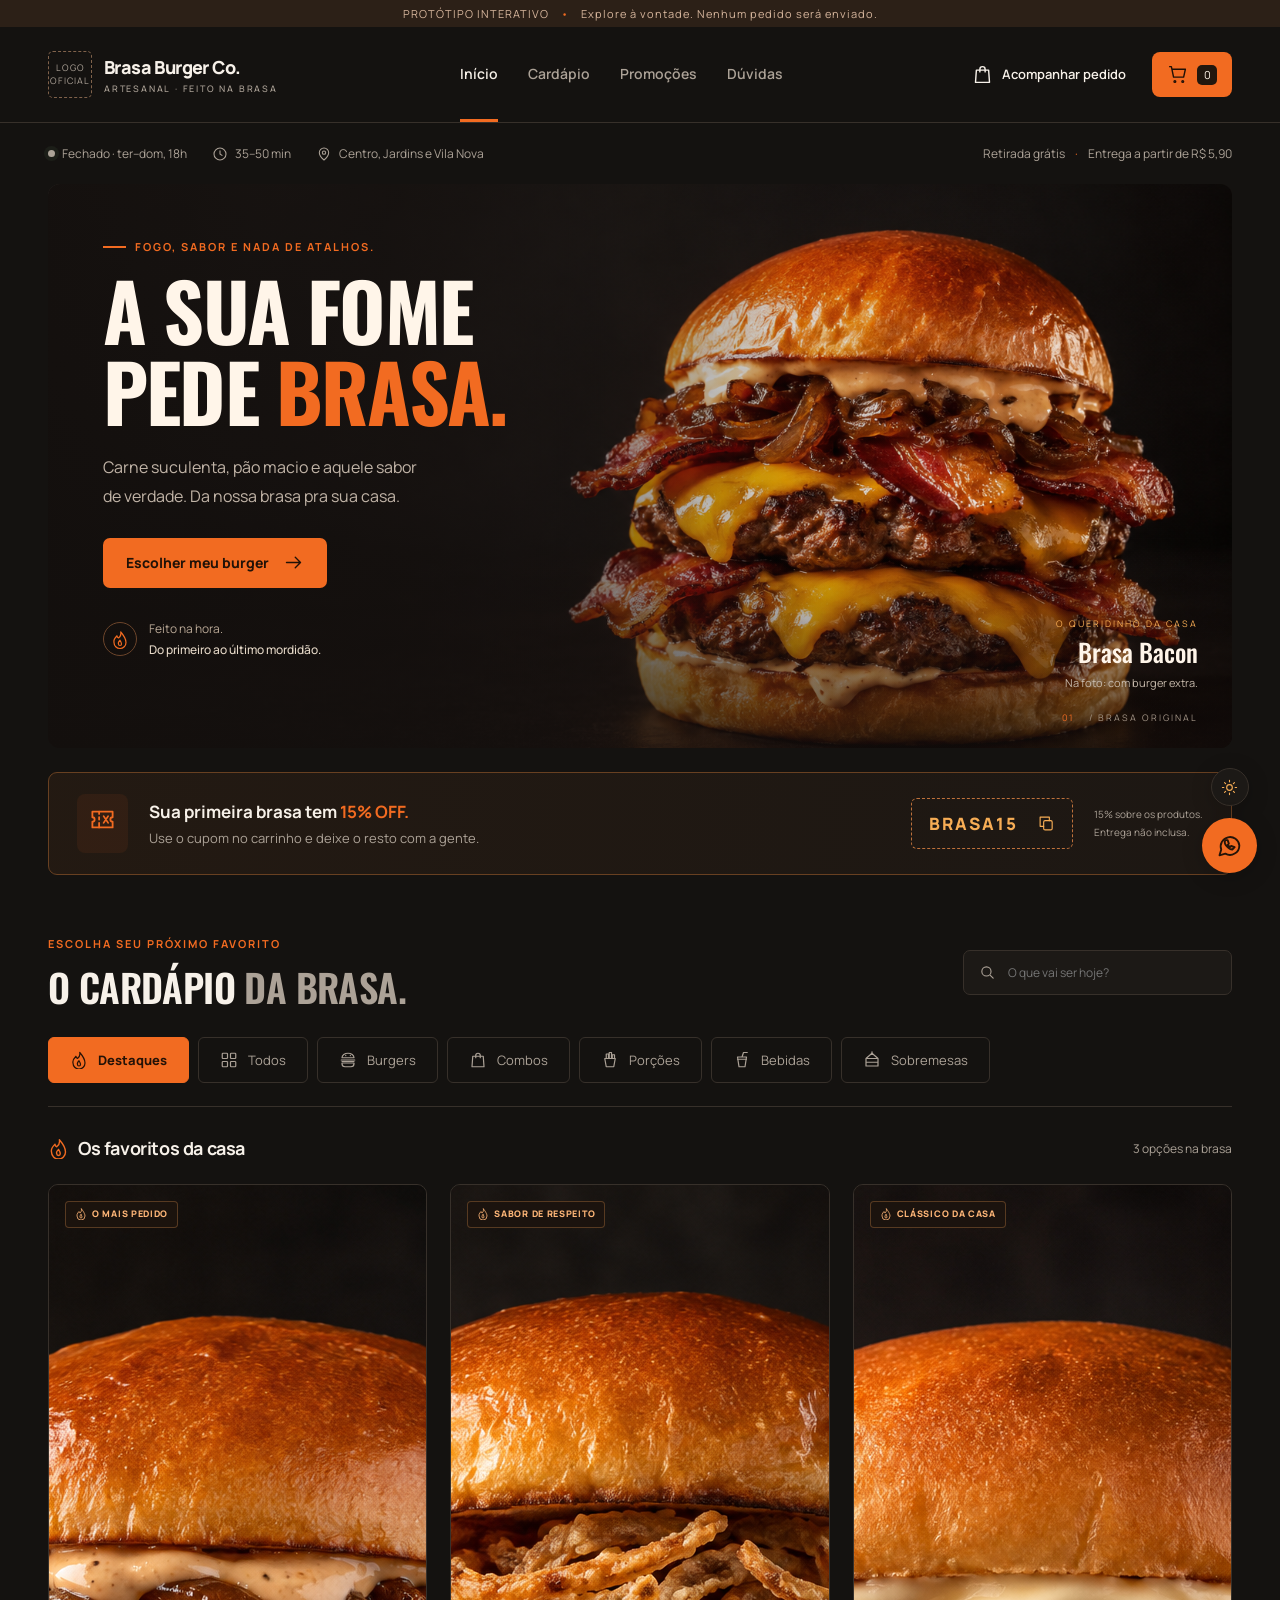
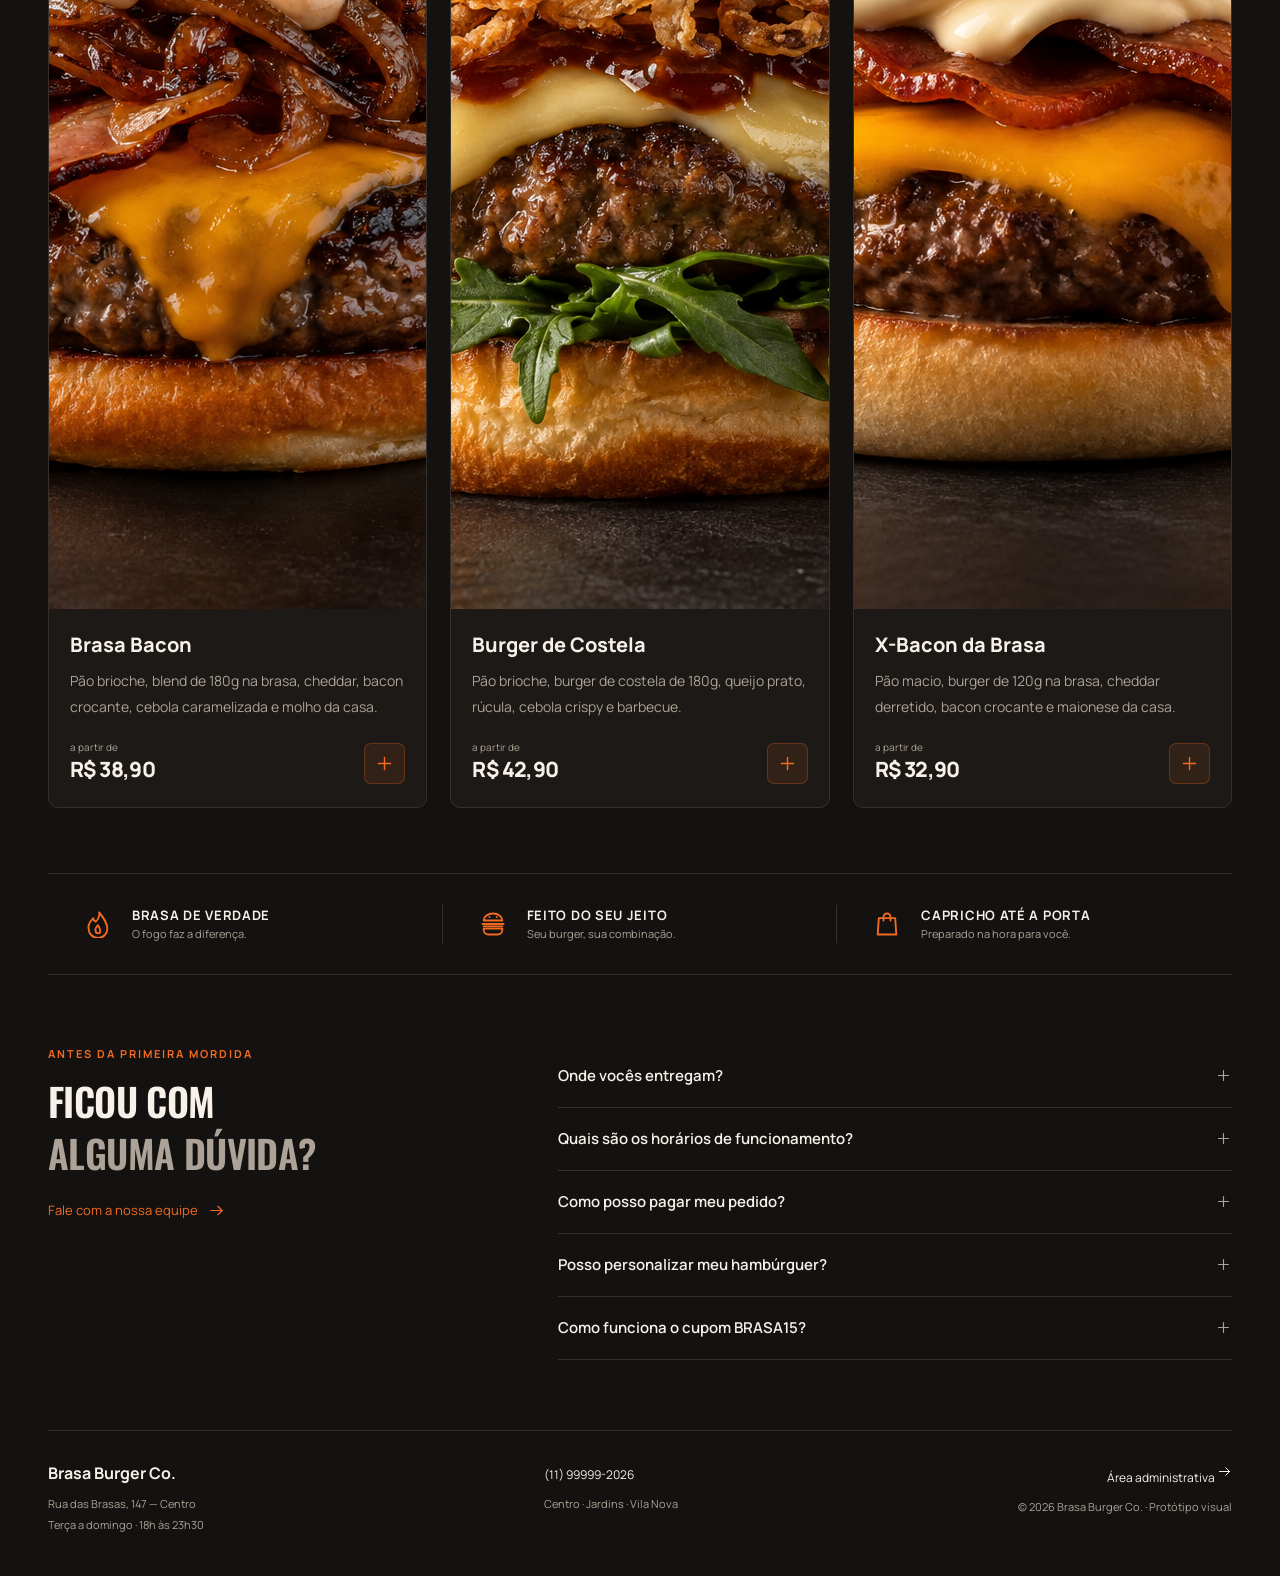
<file: index.html>
<!doctype html>
<html lang="pt-BR" data-theme="dark">
  <head>
    <meta charset="utf-8" />
    <meta name="viewport" content="width=device-width,initial-scale=1" />
    <meta name="theme-color" content="#14110f" />
    <meta
      name="description"
      content="Brasa Burger Co. — hambúrguer artesanal feito na brasa. Delivery no Centro, Jardins e Vila Nova."
    />
    <title>Brasa Burger Co. · Feito na brasa. Sem atalhos.</title>
    <link rel="stylesheet" href="styles.css" />
    <script>
      try {
        document.documentElement.dataset.theme =
          localStorage.getItem("brasa-theme") || "dark";
      } catch (e) {}
    </script>
    <script src="shared.js" defer></script>
    <script src="app.js" defer></script>
  </head>
  <body>
    <div class="demo-strip">
      PROTÓTIPO INTERATIVO <span>•</span> Explore à vontade. Nenhum pedido será
      enviado.
    </div>
    <header class="site-header">
      <a class="brand" href="#inicio" aria-label="Brasa Burger Co. — início"
        ><span class="logo-slot" title="Aguardando arquivo da logo oficial"
          ><span>LOGO<br />OFICIAL</span></span
        ><span class="brand-name"
          >Brasa Burger Co.<small>ARTESANAL · FEITO NA BRASA</small></span
        ></a
      >
      <nav aria-label="Navegação principal">
        <a class="nav-link active" href="#inicio">Início</a
        ><a class="nav-link" href="#cardapio">Cardápio</a
        ><a class="nav-link" href="#promocoes">Promoções</a
        ><a class="nav-link" href="#duvidas">Dúvidas</a>
      </nav>
      <div class="header-actions">
        <button class="track-button" data-action="track">
          <i data-icon="bag"></i><span>Acompanhar pedido</span></button
        ><button
          class="cart-button"
          data-action="cart"
          aria-label="Abrir carrinho"
        >
          <i data-icon="cart"></i><span class="cart-count">0</span>
        </button>
      </div>
    </header>
    <main id="inicio">
      <div class="service-line wrap">
        <span class="store-status"
          ><b class="status-dot"></b
          ><span id="store-status">Consultando horário</span></span
        ><span><i data-icon="clock"></i>35–50 min</span
        ><span><i data-icon="pin"></i>Centro, Jardins e Vila Nova</span
        ><span class="service-last"
          >Retirada grátis <span>·</span> Entrega a partir de R$ 5,90</span
        >
      </div>
      <section class="hero wrap" aria-labelledby="hero-title">
        <img
          class="hero-photo"
          src="assets/hero.png"
          alt="Hambúrguer artesanal com cheddar derretido e bacon crocante, iluminado pela luz quente da brasa"
          fetchpriority="high"
        />
        <div class="hero-shade"></div>
        <div class="hero-content">
          <p class="eyebrow"><span></span> FOGO, SABOR E NADA DE ATALHOS.</p>
          <h1 id="hero-title">A SUA FOME<br />PEDE <em>BRASA.</em></h1>
          <p class="hero-description">
            Carne suculenta, pão macio e aquele sabor<br class="desktop-only" />
            de verdade. Da nossa brasa pra sua casa.
          </p>
          <a class="button primary" href="#cardapio"
            >Escolher meu burger <i data-icon="arrow"></i
          ></a>
          <div class="hero-bottom">
            <span class="little-fire"><i data-icon="flame"></i></span
            ><span
              >Feito na hora.<br /><strong
                >Do primeiro ao último mordidão.</strong
              ></span
            >
          </div>
        </div>
        <div class="hero-label">
          <span>O QUERIDINHO DA CASA</span><strong>Brasa Bacon</strong
          ><span>Na foto: com burger extra.</span>
        </div>
        <div class="hero-index"><span>01</span> / BRASA ORIGINAL</div>
      </section>
      <section class="coupon-banner wrap" id="promocoes">
        <div class="coupon-icon"><i data-icon="ticket"></i></div>
        <div>
          <strong>Sua primeira brasa tem <em>15% OFF.</em></strong>
          <p>Use o cupom no carrinho e deixe o resto com a gente.</p>
        </div>
        <button class="coupon-code" data-action="promo">
          BRASA15 <i data-icon="copy"></i></button
        ><span class="coupon-note"
          >15% sobre os produtos.<br />Entrega não inclusa.</span
        >
      </section>
      <section class="menu-section wrap" id="cardapio">
        <div class="section-heading">
          <div>
            <p class="eyebrow">ESCOLHA SEU PRÓXIMO FAVORITO</p>
            <h2>O CARDÁPIO <span>DA BRASA.</span></h2>
          </div>
          <label class="search"
            ><i data-icon="search"></i
            ><input
              type="search"
              id="menu-search"
              placeholder="O que vai ser hoje?"
              aria-label="Buscar no cardápio"
          /></label>
        </div>
        <nav class="categories" aria-label="Categorias" id="categories"></nav>
        <div class="menu-heading">
          <h3 id="menu-title">
            <i data-icon="flame"></i> Os favoritos da casa
          </h3>
          <span id="product-count"></span>
        </div>
        <div class="product-grid" id="product-grid"></div>
        <div id="empty-search" class="empty-state" hidden>
          <i data-icon="search"></i>
          <h3>Nenhum sabor por aqui.</h3>
          <p>Tente outro nome ou escolha uma categoria.</p>
          <button class="button secondary" data-action="reset-search">
            Ver todo o cardápio
          </button>
        </div>
      </section>
      <section class="craft-strip wrap">
        <div>
          <i data-icon="flame"></i><strong>BRASA DE VERDADE</strong
          ><span>O fogo faz a diferença.</span>
        </div>
        <div>
          <i data-icon="burger"></i><strong>FEITO DO SEU JEITO</strong
          ><span>Seu burger, sua combinação.</span>
        </div>
        <div>
          <i data-icon="bag"></i><strong>CAPRICHO ATÉ A PORTA</strong
          ><span>Preparado na hora para você.</span>
        </div>
      </section>
      <section class="faq-section wrap" id="duvidas">
        <div>
          <p class="eyebrow">ANTES DA PRIMEIRA MORDIDA</p>
          <h2>FICOU COM<br /><span>ALGUMA DÚVIDA?</span></h2>
          <a
            class="text-link"
            href="https://wa.me/5511999992026"
            target="_blank"
            rel="noopener"
            >Fale com a nossa equipe <i data-icon="arrow"></i
          ></a>
        </div>
        <div class="faq-list">
          <details>
            <summary>Onde vocês entregam?<i data-icon="plus"></i></summary>
            <p>
              Atendemos Centro (R$ 6,90), Jardins (R$ 8,90) e Vila Nova (R$
              5,90). O prazo estimado é de 35 a 50 minutos. Você também pode
              retirar gratuitamente na Rua das Brasas, 147 — Centro.
            </p>
          </details>
          <details>
            <summary>
              Quais são os horários de funcionamento?<i data-icon="plus"></i>
            </summary>
            <p>
              De terça a domingo, das 18h às 23h30, no horário de Brasília.
              Segunda-feira a brasa descansa. Neste protótipo, você pode simular
              um pedido a qualquer hora.
            </p>
          </details>
          <details>
            <summary>
              Como posso pagar meu pedido?<i data-icon="plus"></i>
            </summary>
            <p>
              Dinheiro, Pix, débito ou crédito, na entrega ou na retirada. Se
              precisar de troco, informe no checkout. Não há cobrança neste
              protótipo.
            </p>
          </details>
          <details>
            <summary>
              Posso personalizar meu hambúrguer?<i data-icon="plus"></i>
            </summary>
            <p>
              Sim! Abra um produto, escolha adicionais, retire ingredientes e
              deixe uma observação. Para dúvidas sobre alergênicos e restrições
              alimentares, converse com a equipe antes do pedido.
            </p>
          </details>
          <details>
            <summary>
              Como funciona o cupom BRASA15?<i data-icon="plus"></i>
            </summary>
            <p>
              Digite BRASA15 no carrinho para ganhar 15% de desconto sobre os
              produtos e adicionais. A taxa de entrega é cobrada separadamente.
            </p>
          </details>
        </div>
      </section>
    </main>
    <footer class="wrap">
      <div>
        <strong>Brasa Burger Co.</strong>
        <p>Rua das Brasas, 147 — Centro<br />Terça a domingo · 18h às 23h30</p>
      </div>
      <div>
        <a href="https://wa.me/5511999992026" target="_blank" rel="noopener"
          >(11) 99999-2026</a
        >
        <p>Centro · Jardins · Vila Nova</p>
      </div>
      <div class="footer-end">
        <a href="admin/index.html"
          >Área administrativa <i data-icon="arrow"></i
        ></a>
        <p>© 2026 Brasa Burger Co. · Protótipo visual</p>
      </div>
    </footer>
    <div class="floating-actions">
      <button
        class="theme-button"
        data-action="theme"
        aria-label="Ativar tema claro"
        title="Alternar tema"
      >
        <i data-icon="sun"></i></button
      ><a
        class="whatsapp-button"
        href="https://wa.me/5511999992026"
        target="_blank"
        rel="noopener"
        aria-label="Falar com a Brasa Burger no WhatsApp"
        ><i data-icon="whatsapp"></i
      ></a>
    </div>
    <button class="mobile-cart" data-action="cart" hidden>
      <span
        ><i data-icon="bag"></i><b class="cart-count">0</b> Ver meu
        carrinho</span
      ><strong id="mobile-total">R$ 0,00</strong>
    </button>
    <dialog id="product-dialog" class="product-dialog"></dialog>
    <dialog id="cart-dialog" class="drawer"></dialog>
    <dialog id="checkout-dialog" class="checkout-dialog"></dialog>
    <dialog id="tracking-dialog" class="tracking-dialog"></dialog>
    <div id="toast" class="toast" role="status" aria-live="polite"></div>
  </body>
</html>
</file>
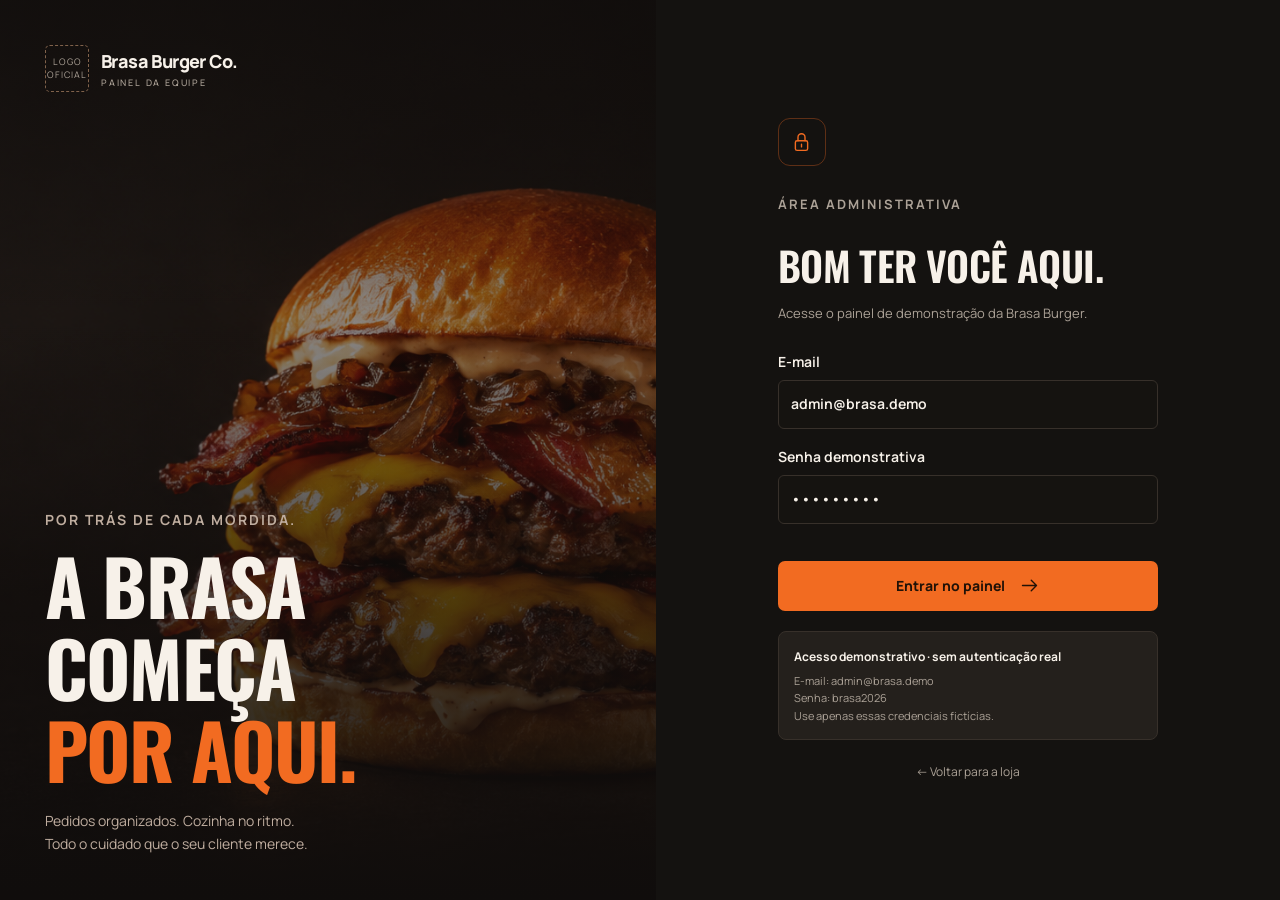
<file: admin/index.html>
<!doctype html>
<html lang="pt-BR" data-theme="dark">
  <head>
    <meta charset="utf-8" />
    <meta name="viewport" content="width=device-width,initial-scale=1" />
    <title>Brasa Burger Co. · Painel administrativo</title>
    <link rel="stylesheet" href="../styles.css" />
    <link rel="stylesheet" href="admin.css" />
    <script>
      try {
        document.documentElement.dataset.theme =
          localStorage.getItem("brasa-theme") || "dark";
      } catch (e) {}
    </script>
    <script src="../shared.js" defer></script>
    <script src="admin.js" defer></script>
  </head>
  <body>
    <div id="admin-root"></div>
    <dialog id="admin-dialog"></dialog>
    <div id="toast" class="toast" role="status" aria-live="polite"></div>
  </body>
</html>
</file>
<file: styles.css>
@font-face {
  font-family: Oswald;
  src: url("assets/oswald.ttf") format("truetype");
  font-weight: 200 700;
  font-display: swap;
}
@font-face {
  font-family: Manrope;
  src: url("assets/manrope.ttf") format("truetype");
  font-weight: 200 800;
  font-display: swap;
}
:root {
  color-scheme: dark;
  --bg: #141210;
  --surface: #1c1916;
  --raised: #24201c;
  --border: #37302a;
  --text: #f7f1e9;
  --muted: #aca297;
  --orange: #f26b21;
  --amber: #f7ad55;
  --input: #151310;
  --shadow: 0 24px 100px #0008;
  --display: Oswald, Impact, "Arial Narrow", sans-serif;
  --body: Manrope, "Segoe UI", sans-serif;
}
[data-theme="light"] {
  color-scheme: light;
  --bg: #faf6f0;
  --surface: #fffdfa;
  --raised: #f0e8dd;
  --border: #ded4c7;
  --text: #211b15;
  --muted: #716459;
  --input: #fff;
  --shadow: 0 24px 100px #3b210329;
}
* {
  box-sizing: border-box;
}
html {
  scroll-behavior: smooth;
  scroll-padding-top: 120px;
}
body {
  margin: 0;
  background: var(--bg);
  color: var(--text);
  font: 16px/1.6 var(--body);
  -webkit-font-smoothing: antialiased;
}
button,
input,
select,
textarea {
  font: inherit;
}
button,
a,
input,
select,
textarea,
summary {
  -webkit-tap-highlight-color: transparent;
}
button,
a {
  touch-action: manipulation;
}
button {
  cursor: pointer;
  color: inherit;
}
a {
  color: inherit;
  text-decoration: none;
}
button {
  border: 0;
  background: none;
}
button:disabled {
  opacity: 0.45;
  cursor: not-allowed;
}
button:focus-visible,
a:focus-visible,
input:focus-visible,
select:focus-visible,
textarea:focus-visible,
summary:focus-visible {
  outline: 3px solid var(--orange);
  outline-offset: 4px;
}
img {
  max-width: 100%;
  display: block;
}
h1,
h2,
h3,
p {
  margin: 0;
}
svg {
  width: 21px;
  height: 21px;
  flex-shrink: 0;
  vertical-align: middle;
}
i[data-icon] {
  display: inline-flex;
  align-items: center;
  justify-content: center;
  font-style: normal;
}
button,
a {
  transition:
    background 0.2s,
    color 0.2s,
    transform 0.2s,
    border-color 0.2s;
}
.wrap {
  width: min(1280px, calc(100% - 96px));
  margin-inline: auto;
}
.demo-strip {
  height: 27px;
  text-align: center;
  background: #2c2017;
  color: #d6b59c;
  font-size: 11px;
  letter-spacing: 1px;
  display: flex;
  align-items: center;
  justify-content: center;
  gap: 12px;
}
.demo-strip span {
  color: var(--orange);
}
.site-header {
  position: sticky;
  top: 0;
  z-index: 20;
  background: var(--bg);
  border-bottom: 1px solid var(--border);
  height: 96px;
  padding: 0 48px;
  display: flex;
  align-items: center;
  gap: 34px;
}
.brand {
  display: flex;
  align-items: center;
  gap: 12px;
  flex-shrink: 0;
}
.logo-slot {
  width: 44px;
  height: 47px;
  border: 1px dashed #80624b;
  display: grid;
  place-items: center;
  border-radius: 5px;
  color: var(--muted);
  font-size: 9px;
  line-height: 1.4;
  letter-spacing: 1px;
  text-align: center;
}
.brand-name {
  font-size: 18px;
  font-weight: 800;
  letter-spacing: -0.6px;
}
.brand-name small {
  display: block;
  font-size: 9px;
  letter-spacing: 1.8px;
  color: var(--muted);
  font-weight: 500;
}
.site-header nav {
  display: flex;
  align-items: stretch;
  gap: 30px;
  margin: auto;
  height: 100%;
}
.nav-link {
  font-size: 14px;
  display: flex;
  align-items: center;
  position: relative;
  color: var(--muted);
  font-weight: 600;
}
.nav-link:hover,
.nav-link.active {
  color: var(--text);
}
.nav-link.active:after {
  content: "";
  position: absolute;
  height: 3px;
  background: var(--orange);
  bottom: 0;
  left: 0;
  right: 0;
}
.header-actions {
  display: flex;
  gap: 20px;
  align-items: center;
}
.track-button {
  display: flex;
  align-items: center;
  gap: 9px;
  font-size: 13px;
  font-weight: 600;
}
.cart-button {
  display: flex;
  align-items: center;
  gap: 9px;
  padding: 12px 15px;
  background: var(--orange);
  border-radius: 8px;
  color: #1f1007;
}
.cart-count {
  background: #21170e;
  color: #fff4e7;
  font-size: 11px;
  min-width: 20px;
  height: 20px;
  border-radius: 5px;
  display: inline-grid;
  place-items: center;
}
.service-line {
  display: flex;
  align-items: center;
  gap: 25px;
  font-size: 12px;
  padding-block: 21px;
  color: var(--muted);
}
.service-line > span {
  display: flex;
  gap: 7px;
  align-items: center;
}
.service-line svg {
  width: 16px;
  height: 16px;
}
.service-line .store-status {
  color: #9ec892;
}
.status-dot {
  width: 7px;
  height: 7px;
  border-radius: 50%;
  background: currentColor;
  box-shadow: 0 0 0 4px #85bb8311;
}
.service-line .service-last {
  margin-left: auto;
}
.service-last span {
  color: var(--orange);
  padding: 0 3px;
}
.hero {
  position: relative;
  min-height: 564px;
  overflow: hidden;
  border-radius: 12px;
  background: #18120e;
  color: #fff5e9;
}
.hero-photo {
  position: absolute;
  inset: 0;
  width: 100%;
  height: 100%;
  object-fit: cover;
  object-position: center 53%;
}
.hero-shade {
  position: absolute;
  inset: 0;
  background:
    linear-gradient(
      90deg,
      #130f0df2 0%,
      #130f0dc7 30%,
      #130f0d24 64%,
      #130f0d00 100%
    ),
    linear-gradient(0deg, #160f0dad, transparent 35%);
}
.hero-content {
  position: relative;
  padding: 54px 55px 43px;
  max-width: 680px;
}
.eyebrow {
  font-size: 11px;
  font-weight: 700;
  letter-spacing: 2px;
  display: flex;
  align-items: center;
  gap: 9px;
  color: var(--orange);
  margin-bottom: 13px;
}
.eyebrow > span {
  display: block;
  width: 23px;
  height: 2px;
  background: var(--orange);
}
h1 {
  font: 700 clamp(66px, 6.2vw, 91px)/1.02 var(--display);
  letter-spacing: -1.8px;
}
h1 em {
  font-style: normal;
  color: var(--orange);
}
.hero-description {
  font-size: 15px;
  line-height: 1.85;
  color: #c1b4a7;
  margin-top: 22px;
  margin-bottom: 26px;
}
.button {
  display: inline-flex;
  justify-content: center;
  align-items: center;
  gap: 14px;
  min-height: 50px;
  padding: 12px 23px;
  border-radius: 7px;
  font-size: 14px;
  font-weight: 750;
  line-height: 1.4;
}
.button.primary {
  background: var(--orange);
  color: #211207;
}
.button.primary:hover {
  background: #ff813b;
  transform: translateY(-2px);
}
.button.secondary {
  background: var(--raised);
  border: 1px solid var(--border);
}
.button.secondary:hover {
  border-color: var(--orange);
}
.button.full {
  width: 100%;
}
.button.danger {
  background: #7f32252b;
  color: #eb8b78;
  border: 1px solid #8b3c2c;
}
.hero-bottom {
  display: flex;
  align-items: center;
  gap: 12px;
  margin-top: 30px;
  font-size: 11px;
  line-height: 1.8;
  color: #b8a795;
}
.hero-bottom strong {
  font-weight: 500;
  color: #e5d8c7;
}
.little-fire {
  display: grid;
  place-items: center;
  width: 34px;
  height: 34px;
  border: 1px solid #6c452b;
  border-radius: 50%;
  color: var(--orange);
}
.little-fire svg {
  width: 18px;
}
.hero-label {
  position: absolute;
  right: 34px;
  bottom: 56px;
  display: flex;
  flex-direction: column;
  line-height: 1.7;
  text-align: right;
}
.hero-label span:first-child {
  font-size: 9px;
  letter-spacing: 2px;
  color: var(--amber);
}
.hero-label strong {
  font-size: 25px;
  font-family: var(--display);
  font-weight: 500;
}
.hero-label span:last-child {
  font-size: 11px;
  color: #c6b9ab;
}
.hero-index {
  position: absolute;
  right: 34px;
  bottom: 23px;
  font-size: 9px;
  letter-spacing: 2px;
  color: #a39587;
}
.hero-index span {
  color: var(--orange);
  margin-right: 10px;
}
.coupon-banner {
  scroll-margin-top: 120px;
  display: flex;
  align-items: center;
  gap: 21px;
  border: 1px solid #684021;
  background: linear-gradient(95deg, #36231570, #2b201860);
  border-radius: 9px;
  padding: 21px 28px;
  margin-top: 24px;
}
.coupon-icon {
  color: var(--orange);
  background: #f26b2112;
  padding: 12px;
  border-radius: 8px;
}
.coupon-icon svg {
  width: 27px;
  height: 27px;
}
.coupon-banner strong {
  font-size: 17px;
  font-weight: 700;
}
.coupon-banner em {
  color: var(--orange);
  font-style: normal;
}
.coupon-banner p {
  color: var(--muted);
  font-size: 12px;
  margin-top: 3px;
}
.coupon-code {
  border: 1px dashed #be713b;
  border-radius: 6px;
  padding: 11px 17px;
  color: var(--amber);
  font-size: 17px;
  font-weight: 800;
  letter-spacing: 2px;
  margin-left: auto;
  display: flex;
  align-items: center;
  gap: 20px;
}
.coupon-code svg {
  width: 17px;
}
.coupon-note {
  font-size: 10px;
  line-height: 1.8;
  color: var(--muted);
}
.menu-section {
  padding-top: 60px;
}
.section-heading {
  display: flex;
  justify-content: space-between;
  align-items: center;
  gap: 25px;
}
h2 {
  font: 600 clamp(32px, 3vw, 42px)/1.15 var(--display);
  letter-spacing: -0.6px;
}
h2 span {
  color: var(--muted);
}
.search {
  display: flex;
  align-items: center;
  background: var(--surface);
  border: 1px solid var(--border);
  border-radius: 7px;
  padding: 11px 15px;
  gap: 10px;
  color: var(--muted);
  width: 269px;
}
.search input {
  background: none;
  border: 0;
  color: var(--text);
  font-size: 12px;
  width: 100%;
  outline: none;
}
.search:focus-within {
  border-color: var(--orange);
}
.search svg {
  width: 17px;
}
.categories {
  display: flex;
  gap: 9px;
  overflow: auto;
  padding: 27px 0 23px;
  border-bottom: 1px solid var(--border);
  scrollbar-width: thin;
}
.category {
  display: flex;
  align-items: center;
  gap: 10px;
  white-space: nowrap;
  padding: 12px 21px;
  border: 1px solid var(--border);
  border-radius: 6px;
  font-size: 13px;
  color: var(--muted);
}
.category svg {
  width: 18px;
  height: 18px;
}
.category:hover {
  border-color: #976d4e;
  color: var(--text);
}
.category.selected {
  color: #241207;
  background: var(--orange);
  border-color: var(--orange);
  font-weight: 750;
}
.menu-heading {
  display: flex;
  align-items: center;
  justify-content: space-between;
  margin: 27px 0 21px;
}
.menu-heading h3 {
  font-size: 18px;
  display: flex;
  gap: 9px;
  align-items: center;
  letter-spacing: -0.4px;
}
.menu-heading svg {
  color: var(--orange);
}
.menu-heading > span {
  font-size: 11px;
  color: var(--muted);
}
.product-grid {
  display: grid;
  grid-template-columns: repeat(3, minmax(0, 1fr));
  gap: 23px;
}
.product-card {
  position: relative;
  background: var(--surface);
  border: 1px solid var(--border);
  border-radius: 10px;
  overflow: hidden;
  transition:
    transform 0.25s,
    border-color 0.25s;
  display: flex;
  flex-direction: column;
}
.product-card:hover {
  border-color: #825234;
  transform: translateY(-4px);
}
.product-image-button {
  display: block;
  width: 100%;
  padding: 0;
  position: relative;
  overflow: hidden;
  text-align: left;
  background: #181310;
}
.product-image-button img {
  width: 100%;
  aspect-ratio: 1.58;
  object-fit: cover;
  transition: transform 0.6s;
}
.product-card:hover img {
  transform: scale(1.05);
}
.product-badge {
  position: absolute;
  left: 16px;
  top: 16px;
  display: flex;
  align-items: center;
  gap: 5px;
  font-size: 9px;
  font-weight: 800;
  letter-spacing: 0.7px;
  border: 1px solid #80553099;
  background: #1c140eee;
  color: #ffb778;
  border-radius: 4px;
  padding: 5px 9px;
}
.product-badge svg {
  width: 12px;
  height: 12px;
}
.product-body {
  padding: 20px 21px;
  display: flex;
  flex-direction: column;
  flex: 1;
}
.product-body h3 {
  font-weight: 750;
  font-size: 19px;
  letter-spacing: -0.5px;
  margin-bottom: 7px;
}
.product-body > p {
  font-size: 12px;
  line-height: 1.85;
  color: var(--muted);
  margin-bottom: 21px;
  flex: 1;
}
.product-bottom {
  display: flex;
  justify-content: space-between;
  align-items: center;
}
.product-price {
  font-size: 21px;
  font-weight: 800;
  letter-spacing: -0.6px;
}
.product-price small {
  display: block;
  font-size: 10px;
  font-weight: 400;
  color: var(--muted);
  letter-spacing: 0;
  line-height: 1.2;
}
.add-button {
  width: 41px;
  height: 41px;
  background: #f26b211a;
  color: var(--orange);
  border: 1px solid #f26b2145;
  border-radius: 7px;
  display: grid;
  place-items: center;
}
.add-button:hover {
  background: var(--orange);
  color: #20150d;
}
.craft-strip {
  display: grid;
  grid-template-columns: repeat(3, 1fr);
  margin-top: 65px;
  padding: 31px 0;
  border-top: 1px solid var(--border);
  border-bottom: 1px solid var(--border);
}
.craft-strip > div {
  display: grid;
  grid-template-columns: 36px auto;
  column-gap: 16px;
  padding: 0 32px;
  border-right: 1px solid var(--border);
}
.craft-strip > div:last-child {
  border: 0;
}
.craft-strip i {
  grid-row: span 2;
  color: var(--orange);
}
.craft-strip svg {
  width: 28px;
  height: 28px;
}
.craft-strip strong {
  font-size: 13px;
  letter-spacing: 0.7px;
}
.craft-strip span {
  font-size: 11px;
  color: var(--muted);
}
.faq-section {
  display: grid;
  grid-template-columns: 1fr 1.5fr;
  gap: 60px;
  padding-top: 70px;
  padding-bottom: 70px;
}
.faq-section h2 {
  line-height: 1.35;
}
.text-link {
  display: inline-flex;
  align-items: center;
  gap: 10px;
  font-size: 13px;
  color: var(--orange);
  margin-top: 21px;
}
.text-link svg {
  width: 17px;
}
.faq-list details {
  border-bottom: 1px solid var(--border);
}
.faq-list summary {
  list-style: none;
  display: flex;
  justify-content: space-between;
  gap: 20px;
  cursor: pointer;
  padding: 19px 0;
  font-size: 14px;
  font-weight: 600;
}
.faq-list summary::-webkit-details-marker {
  display: none;
}
.faq-list summary svg {
  width: 17px;
  color: var(--muted);
}
.faq-list details[open] svg {
  transform: rotate(45deg);
}
.faq-list p {
  font-size: 13px;
  color: var(--muted);
  padding: 0 35px 21px 0;
  line-height: 1.9;
}
footer {
  display: flex;
  justify-content: space-between;
  gap: 30px;
  padding-top: 30px;
  padding-bottom: 40px;
  border-top: 1px solid var(--border);
}
footer strong {
  font-size: 16px;
}
footer p {
  font-size: 11px;
  color: var(--muted);
  line-height: 1.9;
  margin-top: 8px;
}
footer a {
  font-size: 12px;
}
.footer-end {
  text-align: right;
}
footer svg {
  width: 15px;
}
.floating-actions {
  position: fixed;
  bottom: 27px;
  right: 23px;
  z-index: 25;
  display: flex;
  flex-direction: column;
  align-items: center;
  gap: 12px;
}
.floating-actions > a,
.floating-actions > button {
  display: grid;
  place-items: center;
  border-radius: 50%;
  box-shadow: 0 4px 22px #0003;
}
.whatsapp-button {
  width: 55px;
  height: 55px;
  background: var(--orange);
  color: #251408;
}
.whatsapp-button svg {
  width: 28px;
  height: 28px;
}
.theme-button {
  width: 38px;
  height: 38px;
  background: var(--surface);
  border: 1px solid var(--border);
  color: var(--amber);
}
.theme-button svg {
  width: 17px;
}
.floating-actions > a:hover,
.floating-actions > button:hover {
  transform: translateY(-3px);
}
.mobile-cart {
  display: none;
}
[hidden] {
  display: none !important;
}
/* Shared interaction surfaces */
dialog {
  color: var(--text);
  background: var(--surface);
  border: 1px solid var(--border);
  padding: 0;
  border-radius: 14px;
  box-shadow: var(--shadow);
  width: min(580px, calc(100% - 32px));
  max-height: 90dvh;
  overscroll-behavior: contain;
}
dialog::backdrop {
  background: #070504bd;
  backdrop-filter: blur(7px);
}
dialog[open] {
  animation: dialog-in 0.22s ease-out;
}
body:has(dialog[open]) {
  overflow: hidden;
}
.dialog-head {
  display: flex;
  align-items: center;
  justify-content: space-between;
  gap: 20px;
  padding: 23px 27px;
  border-bottom: 1px solid var(--border);
}
.dialog-head h2 {
  font: 700 22px var(--body);
  letter-spacing: -0.6px;
}
.icon-button {
  display: inline-grid;
  place-items: center;
  width: 37px;
  height: 37px;
  border: 1px solid var(--border);
  border-radius: 50%;
  color: var(--muted);
  background: var(--surface);
  flex-shrink: 0;
}
.icon-button:hover {
  color: var(--text);
  border-color: var(--orange);
}
.icon-button svg {
  width: 18px;
}
.dialog-body {
  padding: 25px 27px;
}
.dialog-body > p,
.muted {
  color: var(--muted);
  font-size: 13px;
}
.product-dialog {
  width: min(860px, calc(100% - 32px));
}
.product-detail-layout {
  display: grid;
  grid-template-columns: 0.95fr 1.05fr;
  align-items: start;
}
.product-detail-photo {
  position: sticky;
  top: 0;
}
.product-detail-photo img {
  height: 490px;
  width: 100%;
  object-fit: cover;
}
.product-detail-photo:after {
  content: "";
  position: absolute;
  inset: 0;
  background: linear-gradient(0deg, #0e090938, transparent);
}
.product-detail-content {
  padding: 27px;
}
.product-detail-content h2 {
  font: 700 27px var(--body);
  margin-bottom: 9px;
}
.product-detail-content .description {
  font-size: 13px;
  color: var(--muted);
  line-height: 1.85;
}
.product-detail-content > .price {
  font-size: 25px;
  font-weight: 800;
  color: var(--orange);
  margin-top: 14px;
}
.product-dialog > .icon-button {
  position: absolute;
  top: 13px;
  right: 13px;
  z-index: 2;
}
.option-group {
  border-top: 1px solid var(--border);
  margin-top: 22px;
  padding-top: 18px;
}
.option-heading {
  display: flex;
  align-items: center;
  justify-content: space-between;
  gap: 10px;
  margin-bottom: 10px;
}
.option-heading h3 {
  font-size: 14px;
}
.option-heading span {
  color: var(--muted);
  font-size: 10px;
  background: var(--raised);
  padding: 3px 7px;
  border-radius: 4px;
}
.check-option {
  display: flex;
  gap: 10px;
  align-items: center;
  cursor: pointer;
  padding: 7px 0;
  font-size: 12px;
}
.check-option input {
  accent-color: var(--orange);
  width: 17px;
  height: 17px;
}
.check-option .extra-price {
  margin-left: auto;
  color: var(--amber);
  font-size: 12px;
}
.field {
  display: block;
  margin-bottom: 17px;
  font-size: 12px;
  font-weight: 650;
}
.field > span {
  display: block;
  margin-bottom: 7px;
}
.field input,
.field select,
.field textarea,
.text-input {
  width: 100%;
  background: var(--input);
  border: 1px solid var(--border);
  color: var(--text);
  border-radius: 6px;
  padding: 12px;
  font-size: 14px;
  min-height: 45px;
}
.field textarea {
  resize: vertical;
  min-height: 78px;
}
.field small {
  font-size: 11px;
  font-weight: 400;
  color: var(--muted);
}
.field-row {
  display: grid;
  grid-template-columns: 1fr 1fr;
  gap: 14px;
}
.product-footer {
  position: sticky;
  bottom: 0;
  background: var(--surface);
  padding: 16px 22px;
  border-top: 1px solid var(--border);
  display: flex;
  gap: 16px;
  align-items: center;
  z-index: 2;
}
.stepper {
  display: flex;
  align-items: center;
  border: 1px solid var(--border);
  border-radius: 7px;
  flex-shrink: 0;
  overflow: hidden;
}
.stepper button {
  width: 37px;
  height: 43px;
  color: var(--orange);
  font-size: 22px;
}
.stepper span {
  min-width: 28px;
  text-align: center;
  font-size: 14px;
  font-weight: 750;
}
.product-footer > .button {
  flex: 1;
}
.product-footer .button strong {
  margin-left: auto;
}
.drawer {
  margin: 0 0 0 auto;
  height: 100dvh;
  max-height: 100dvh;
  width: min(460px, 100%);
  border-radius: 14px 0 0 14px;
}
.drawer[open] {
  display: flex;
  flex-direction: column;
  animation: drawer-in 0.25s ease-out;
}
.drawer .dialog-body {
  overflow: auto;
  flex: 1;
}
.cart-item {
  display: grid;
  grid-template-columns: 65px 1fr;
  gap: 14px;
  padding-bottom: 21px;
  margin-bottom: 21px;
  border-bottom: 1px solid var(--border);
}
.cart-item img {
  width: 65px;
  height: 65px;
  object-fit: cover;
  border-radius: 6px;
}
.cart-item h3 {
  font-size: 13px;
  line-height: 1.5;
}
.cart-item p {
  font-size: 11px;
  color: var(--muted);
  line-height: 1.7;
  margin: 4px 0 8px;
  overflow-wrap: anywhere;
}
.cart-item-bottom {
  display: flex;
  align-items: center;
  justify-content: space-between;
  gap: 8px;
}
.cart-item .stepper button {
  width: 28px;
  height: 29px;
  font-size: 18px;
}
.cart-item .stepper span {
  font-size: 12px;
  min-width: 22px;
}
.cart-item-bottom strong {
  font-size: 14px;
}
.cart-item-heading {
  display: flex;
  justify-content: space-between;
  gap: 7px;
}
.remove-item {
  padding: 0;
  color: var(--muted);
  height: 23px;
}
.remove-item svg {
  width: 15px;
}
.coupon-form {
  display: flex;
  gap: 8px;
  margin-top: 8px;
}
.coupon-form input {
  min-width: 0;
  text-transform: uppercase;
}
.coupon-form button {
  font-size: 12px;
}
.coupon-feedback {
  font-size: 11px;
  color: var(--amber);
  margin-top: 7px;
}
.drawer-summary {
  border-top: 1px solid var(--border);
  padding: 21px 27px;
  background: var(--surface);
}
.totals {
  display: grid;
  gap: 8px;
  font-size: 12px;
  margin-bottom: 20px;
}
.totals > div {
  display: flex;
  justify-content: space-between;
  align-items: center;
  gap: 15px;
}
.totals .discount {
  color: #97ba80;
}
.totals .total {
  border-top: 1px solid var(--border);
  margin-top: 7px;
  padding-top: 13px;
  font-size: 18px;
  font-weight: 800;
}
.totals .total strong {
  color: var(--orange);
}
.small-note {
  font-size: 10px;
  color: var(--muted);
  text-align: center;
  margin-top: 9px;
}
.empty-state {
  text-align: center;
  padding: 45px 15px;
  color: var(--muted);
}
.empty-state > i {
  color: var(--orange);
  margin-bottom: 18px;
}
.empty-state > i svg {
  width: 45px;
  height: 45px;
}
.empty-state h3 {
  font-size: 19px;
  color: var(--text);
  margin-bottom: 9px;
}
.empty-state p {
  font-size: 13px;
  margin-bottom: 23px;
}
.checkout-dialog {
  width: min(640px, calc(100% - 24px));
}
.checkout-steps {
  display: flex;
  align-items: center;
  justify-content: space-between;
  padding: 20px 27px;
  background: var(--raised);
}
.checkout-step {
  display: flex;
  align-items: center;
  gap: 6px;
  color: var(--muted);
  font-size: 10px;
}
.checkout-step b {
  width: 25px;
  height: 25px;
  border: 1px solid var(--border);
  border-radius: 50%;
  display: grid;
  place-items: center;
  font-size: 11px;
}
.checkout-step.active {
  color: var(--orange);
}
.checkout-step.active b,
.checkout-step.done b {
  border-color: var(--orange);
  background: var(--orange);
  color: #201209;
}
.checkout-step.done {
  color: var(--text);
}
.checkout-title {
  font-size: 20px !important;
  font-family: var(--body) !important;
  font-weight: 750 !important;
  margin-bottom: 6px !important;
}
.checkout-intro {
  font-size: 12px;
  color: var(--muted);
  margin-bottom: 22px;
}
.choice-grid {
  display: grid;
  grid-template-columns: 1fr 1fr;
  gap: 12px;
  margin-bottom: 22px;
}
.choice-card {
  display: flex;
  align-items: center;
  gap: 11px;
  padding: 16px;
  border: 1px solid var(--border);
  border-radius: 7px;
  cursor: pointer;
  font-size: 13px;
}
.choice-card:has(input:checked) {
  border-color: var(--orange);
  background: #f26b210c;
}
.choice-card input {
  accent-color: var(--orange);
  flex-shrink: 0;
}
.choice-card span {
  display: block;
}
.choice-card small {
  display: block;
  font-size: 10px;
  color: var(--muted);
}
.choice-card svg {
  color: var(--orange);
  width: 20px;
}
.checkout-actions {
  display: flex;
  gap: 12px;
  justify-content: space-between;
  margin-top: 25px;
}
.checkout-actions .primary {
  margin-left: auto;
  min-width: 155px;
}
.info-box {
  background: var(--raised);
  border: 1px solid var(--border);
  border-radius: 7px;
  padding: 15px;
  font-size: 12px;
  margin-bottom: 19px;
}
.info-box strong {
  display: block;
  margin-bottom: 4px;
}
.info-box p {
  color: var(--muted);
  font-size: 12px;
}
.error-message {
  font-size: 12px;
  color: #f1957c;
  min-height: 20px;
  margin-top: 10px;
}
.review-section {
  padding: 15px 0;
  border-bottom: 1px solid var(--border);
  font-size: 12px;
  overflow-wrap: anywhere;
}
.review-section h3 {
  font-size: 13px;
  margin-bottom: 5px;
}
.review-section p {
  color: var(--muted);
}
.review-section .edit {
  float: right;
  color: var(--orange);
  font-size: 11px;
}
.review-products {
  margin: 15px 0;
}
.review-products > div {
  display: flex;
  justify-content: space-between;
  gap: 20px;
  font-size: 12px;
  margin-bottom: 8px;
}
.confirmation {
  text-align: center;
  padding: 10px 0 21px;
}
.confirmation-icon {
  display: grid;
  place-items: center;
  width: 70px;
  height: 70px;
  background: #f26b2115;
  border: 1px solid #f26b2145;
  border-radius: 50%;
  color: var(--orange);
  margin: 0 auto 20px;
}
.confirmation-icon svg {
  width: 33px;
  height: 33px;
}
.confirmation h2 {
  font-family: var(--display);
  font-size: 33px;
  margin-bottom: 13px;
}
.confirmation p {
  font-size: 13px;
  color: var(--muted);
}
.order-number {
  font-size: 24px;
  font-weight: 800;
  letter-spacing: 1px;
  padding: 15px;
  color: var(--orange);
}
.timeline {
  list-style: none;
  padding: 0;
  margin: 25px 0;
}
.timeline li {
  display: flex;
  gap: 15px;
  position: relative;
  padding: 0 0 24px;
  font-size: 13px;
  color: var(--muted);
}
.timeline li:not(:last-child):before {
  content: "";
  position: absolute;
  top: 26px;
  bottom: 1px;
  left: 12px;
  width: 1px;
  background: var(--border);
}
.timeline .timeline-dot {
  width: 26px;
  height: 26px;
  border-radius: 50%;
  border: 1px solid var(--border);
  display: grid;
  place-items: center;
  flex-shrink: 0;
  background: var(--raised);
  font-size: 10px;
}
.timeline .complete .timeline-dot {
  background: var(--orange);
  border-color: var(--orange);
  color: #211207;
}
.timeline .current {
  color: var(--text);
}
.timeline small {
  display: block;
  font-size: 11px;
  color: var(--muted);
}
.tracking-summary {
  display: flex;
  justify-content: space-between;
  gap: 15px;
  background: var(--raised);
  border-radius: 8px;
  padding: 15px;
  font-size: 11px;
}
.tracking-summary strong {
  display: block;
  font-size: 16px;
}
.demo-controls {
  border-top: 1px dashed var(--border);
  padding-top: 16px;
  margin-top: 10px;
}
.demo-controls p {
  font-size: 10px;
  color: var(--muted);
  margin-bottom: 12px;
}
.toast {
  position: fixed;
  z-index: 100;
  bottom: 30px;
  left: 50%;
  transform: translate(-50%, 20px);
  background: var(--text);
  color: var(--bg);
  border-radius: 8px;
  padding: 12px 22px;
  font-size: 13px;
  box-shadow: var(--shadow);
  opacity: 0;
  pointer-events: none;
  transition: 0.25s;
  max-width: calc(100% - 32px);
  text-align: center;
}
.toast.visible {
  transform: translate(-50%, 0);
  opacity: 1;
}
.form-tabs {
  display: flex;
  gap: 6px;
  background: var(--raised);
  border-radius: 7px;
  padding: 5px;
  margin: 18px 0;
}
.form-tabs button {
  flex: 1;
  padding: 8px;
  font-size: 12px;
  border-radius: 5px;
}
.form-tabs button.selected {
  background: var(--surface);
  color: var(--orange);
}
[data-theme="light"] .service-line .store-status {
  color: #466e37;
}
[data-theme="light"] .coupon-banner {
  background: #fce8d7;
  border-color: #eac2a1;
}
[data-theme="light"] .coupon-code {
  color: #a64310;
}
[data-theme="light"] .coupon-icon {
  color: #b8470a;
}
[data-theme="light"] .product-badge {
  color: #ffd1aa;
}
[data-theme="light"] .discount {
  color: #447035;
}
[data-theme="light"] .theme-button {
  color: #a04c11;
}
[data-theme="light"] .extra-price {
  color: #a04c11;
}
@keyframes dialog-in {
  from {
    opacity: 0;
    transform: translateY(12px);
  }
  to {
    opacity: 1;
    transform: translateY(0);
  }
}
@keyframes drawer-in {
  from {
    transform: translateX(100%);
  }
  to {
    transform: translateX(0);
  }
}
@media (min-width: 1550px) {
  .site-header {
    padding-inline: max(48px, calc((100vw - 1280px) / 2));
  }
  .hero {
    min-height: 590px;
  }
  .hero-content {
    padding-top: 64px;
  }
}
@media (max-width: 1150px) {
  .site-header {
    padding-inline: 30px;
    gap: 20px;
  }
  .site-header nav {
    gap: 20px;
  }
  .brand-name {
    font-size: 16px;
  }
  .track-button span {
    display: none;
  }
  .wrap {
    width: calc(100% - 60px);
  }
  .service-line {
    gap: 17px;
  }
  .service-last {
    font-size: 10px;
  }
  .hero-content {
    padding-left: 40px;
  }
  .hero {
    min-height: 540px;
  }
  .coupon-note {
    display: none;
  }
  .product-body {
    padding: 17px;
  }
  .craft-strip > div {
    padding-inline: 15px;
  }
  .floating-actions {
    right: 14px;
  }
  .product-grid {
    gap: 18px;
  }
}
@media (max-width: 800px) {
  .site-header {
    height: 78px;
    padding-inline: 22px;
  }
  .site-header nav {
    gap: 16px;
  }
  .nav-link {
    font-size: 12px;
  }
  .brand-name {
    font-size: 14px;
  }
  .brand-name small {
    font-size: 7px;
  }
  .logo-slot {
    width: 35px;
    height: 38px;
    font-size: 8px;
  }
  .brand {
    gap: 8px;
  }
  .header-actions {
    gap: 10px;
  }
  .cart-button {
    padding: 9px;
  }
  .wrap {
    width: calc(100% - 40px);
  }
  .service-line .service-last {
    display: none;
  }
  .service-line {
    font-size: 10px;
    justify-content: space-between;
  }
  .hero {
    min-height: 490px;
  }
  .hero-content {
    padding: 38px 30px;
  }
  .hero-content h1 {
    font-size: 64px;
  }
  .hero-description {
    font-size: 13px;
  }
  .hero-label {
    right: 22px;
    bottom: 52px;
  }
  .hero-label strong {
    font-size: 20px;
  }
  .hero-label span:first-child {
    font-size: 8px;
  }
  .hero-label span:last-child {
    font-size: 10px;
  }
  .eyebrow {
    font-size: 9px;
    letter-spacing: 1.3px;
  }
  .coupon-banner {
    padding: 18px;
    gap: 14px;
  }
  .coupon-banner strong {
    font-size: 14px;
  }
  .coupon-banner p {
    font-size: 10px;
  }
  .coupon-code {
    font-size: 13px;
    padding: 10px 12px;
    gap: 12px;
  }
  .coupon-icon {
    padding: 8px;
  }
  .coupon-icon svg {
    width: 23px;
  }
  .menu-section {
    padding-top: 42px;
  }
  .section-heading {
    gap: 15px;
  }
  .search {
    width: 225px;
  }
  h2 {
    font-size: 32px;
  }
  .categories {
    gap: 8px;
    padding-top: 22px;
  }
  .category {
    padding: 10px 17px;
    font-size: 12px;
  }
  .product-grid {
    grid-template-columns: repeat(2, minmax(0, 1fr));
  }
  .craft-strip > div {
    grid-template-columns: 24px auto;
    gap: 8px;
    padding: 0 12px;
  }
  .craft-strip svg {
    width: 22px;
  }
  .craft-strip strong {
    font-size: 10px;
  }
  .craft-strip span {
    font-size: 9px;
  }
  .faq-section {
    gap: 35px;
    grid-template-columns: 1fr 1.4fr;
  }
  .faq-list summary {
    font-size: 12px;
  }
  .faq-list p {
    font-size: 12px;
  }
  .floating-actions {
    right: 13px;
    bottom: 20px;
  }
  footer {
    padding-right: 50px;
  }
  footer p {
    font-size: 10px;
  }
  .footer-end {
    max-width: 140px;
  }
}
@media (max-width: 580px) {
  html {
    scroll-padding-top: 88px;
  }
  .demo-strip {
    height: 25px;
    font-size: 8px;
    letter-spacing: 0.4px;
    gap: 6px;
  }
  .site-header {
    height: 70px;
    padding: 0 16px;
    justify-content: space-between;
  }
  .brand-name {
    font-size: 14px;
  }
  .brand-name small {
    font-size: 7px;
    letter-spacing: 1.2px;
  }
  .site-header nav {
    display: none;
  }
  .header-actions {
    margin-left: auto;
  }
  .track-button svg {
    width: 21px;
  }
  .cart-button {
    padding: 9px;
    gap: 6px;
    border-radius: 6px;
  }
  .wrap {
    width: calc(100% - 28px);
  }
  .service-line {
    padding-block: 14px;
    gap: 10px;
    font-size: 9px;
  }
  .service-line > span {
    gap: 5px;
  }
  .service-line svg {
    width: 12px;
    height: 12px;
  }
  .status-dot {
    width: 5px;
    height: 5px;
    box-shadow: none;
  }
  .hero {
    min-height: 620px;
    border-radius: 9px;
  }
  .hero-photo {
    height: 57%;
    top: auto;
    bottom: 0;
    object-position: 62% center;
  }
  .hero-shade {
    background: linear-gradient(
      180deg,
      #18120e 0%,
      #18120e 39%,
      #18120ee5 44%,
      #18120e00 65%,
      #18120e88 100%
    );
  }
  .hero-content {
    padding: 29px 25px;
    max-width: none;
  }
  .hero-content h1 {
    font-size: 66px;
    letter-spacing: -1.4px;
  }
  .hero-content .eyebrow {
    font-size: 8px;
    letter-spacing: 1.4px;
    margin-bottom: 13px;
  }
  .hero-description {
    font-size: 12px;
    line-height: 1.8;
    margin: 14px 0 20px;
    max-width: 300px;
  }
  .hero-content .button {
    min-height: 45px;
    font-size: 12px;
    padding-inline: 18px;
  }
  .hero-bottom {
    display: none;
  }
  .hero-label {
    bottom: 27px;
    left: 23px;
    right: auto;
    text-align: left;
  }
  .hero-label strong {
    font-size: 23px;
  }
  .hero-label span:first-child {
    font-size: 8px;
    letter-spacing: 1.3px;
  }
  .hero-label span:last-child {
    font-size: 10px;
  }
  .hero-index {
    right: 20px;
    bottom: 30px;
    font-size: 7px;
    letter-spacing: 1px;
  }
  .coupon-banner {
    margin-top: 14px;
    flex-wrap: wrap;
    padding: 17px;
    gap: 12px;
  }
  .coupon-icon {
    padding: 6px;
  }
  .coupon-icon svg {
    width: 24px;
    height: 24px;
  }
  .coupon-banner > div:nth-child(2) {
    flex: 1;
  }
  .coupon-banner strong {
    font-size: 12px;
  }
  .coupon-banner p {
    font-size: 9px;
    margin-top: 5px;
  }
  .coupon-code {
    margin: 0 0 0 44px;
    font-size: 12px;
    padding: 8px 13px;
    gap: 18px;
  }
  .menu-section {
    padding-top: 36px;
  }
  .section-heading {
    display: block;
  }
  .section-heading h2 {
    font-size: 32px;
  }
  .search {
    width: 100%;
    margin-top: 20px;
    padding: 12px 14px;
  }
  .search input {
    font-size: 12px;
  }
  .categories {
    margin-right: -14px;
    padding: 20px 14px 18px 0;
  }
  .category {
    padding: 10px 13px;
    font-size: 11px;
    gap: 7px;
  }
  .category svg {
    width: 16px;
    height: 16px;
  }
  .menu-heading {
    margin-top: 23px;
    margin-bottom: 17px;
  }
  .menu-heading h3 {
    font-size: 15px;
  }
  .menu-heading > span {
    font-size: 10px;
  }
  .product-grid {
    gap: 12px;
  }
  .product-image-button img {
    aspect-ratio: 1.15;
    object-fit: cover;
  }
  .product-badge {
    font-size: 6px;
    padding: 4px 6px;
    left: 8px;
    top: 8px;
    letter-spacing: 0.2px;
    gap: 3px;
  }
  .product-badge svg {
    width: 10px;
    height: 10px;
  }
  .product-body {
    padding: 13px 11px;
  }
  .product-body h3 {
    font-size: 14px;
    letter-spacing: -0.3px;
    line-height: 1.35;
    min-height: 38px;
    margin-bottom: 6px;
  }
  .product-body > p {
    font-size: 10px;
    line-height: 1.7;
    margin-bottom: 15px;
  }
  .product-price {
    font-size: 16px;
    letter-spacing: -0.5px;
  }
  .product-price small {
    font-size: 8px;
    letter-spacing: 0;
  }
  .add-button {
    width: 30px;
    height: 31px;
    border-radius: 5px;
  }
  .add-button svg {
    width: 16px;
  }
  .craft-strip {
    grid-template-columns: 1fr;
    margin-top: 35px;
    gap: 25px;
    padding: 26px 13px;
  }
  .craft-strip > div {
    border: 0;
    grid-template-columns: 27px auto;
    column-gap: 15px;
  }
  .craft-strip strong {
    font-size: 12px;
  }
  .craft-strip span {
    font-size: 11px;
  }
  .craft-strip svg {
    width: 25px;
    height: 25px;
  }
  .faq-section {
    grid-template-columns: 1fr;
    gap: 20px;
    padding-top: 39px;
    padding-bottom: 35px;
  }
  .faq-section h2 {
    font-size: 31px;
  }
  .faq-section h2 br {
    display: none;
  }
  .faq-section h2 span {
    display: block;
  }
  .text-link {
    font-size: 12px;
    margin-top: 13px;
  }
  .faq-list summary {
    font-size: 12px;
    padding: 18px 0;
  }
  .faq-list p {
    font-size: 12px;
  }
  .floating-actions {
    right: 14px;
    bottom: 20px;
    gap: 9px;
  }
  .floating-actions .whatsapp-button {
    width: 47px;
    height: 47px;
  }
  .floating-actions .theme-button {
    width: 33px;
    height: 33px;
  }
  .floating-actions .whatsapp-button svg {
    width: 25px;
  }
  .mobile-cart:not([hidden]) {
    display: flex;
    position: fixed;
    bottom: 10px;
    left: 12px;
    right: 12px;
    z-index: 24;
    justify-content: space-between;
    align-items: center;
    border-radius: 9px;
    background: var(--orange);
    color: #211207;
    padding: 14px 16px;
    box-shadow: 0 6px 30px #0005;
    font-size: 12px;
    min-height: 54px;
  }
  .mobile-cart > span {
    display: flex;
    align-items: center;
    gap: 9px;
  }
  .mobile-cart svg {
    width: 18px;
  }
  .mobile-cart strong {
    font-size: 14px;
  }
  body:has(.mobile-cart:not([hidden])) .floating-actions {
    bottom: 82px;
  }
  body:has(.mobile-cart:not([hidden])) {
    padding-bottom: 70px;
  }
  .toast {
    bottom: 80px;
    font-size: 12px;
    min-width: 230px;
  }
  footer {
    flex-direction: column;
    padding-bottom: 40px;
    gap: 20px;
  }
  .footer-end {
    text-align: left;
    max-width: none;
  }
  footer p {
    font-size: 11px;
  }
  .product-dialog {
    width: calc(100% - 16px);
    max-height: 95dvh;
  }
  .product-detail-layout {
    grid-template-columns: 1fr;
  }
  .product-detail-photo {
    position: relative;
  }
  .product-detail-photo img {
    height: 235px;
  }
  .product-detail-content {
    padding: 22px;
  }
  .product-detail-content h2 {
    font-size: 24px;
  }
  .product-footer {
    padding: 13px;
    gap: 10px;
  }
  .product-footer .button {
    font-size: 12px;
    padding: 12px;
    gap: 10px;
  }
  .stepper button {
    width: 30px;
  }
  .stepper span {
    min-width: 20px;
  }
  .dialog-head {
    padding: 18px 20px;
  }
  .dialog-head h2 {
    font-size: 20px;
  }
  .dialog-body {
    padding: 21px;
  }
  .drawer {
    border-radius: 0;
  }
  .drawer-summary {
    padding: 18px 21px;
  }
  .checkout-steps {
    padding: 16px;
    gap: 8px;
  }
  .checkout-step {
    font-size: 8px;
    gap: 4px;
  }
  .checkout-step b {
    width: 23px;
    height: 23px;
  }
  .checkout-actions .button {
    font-size: 12px;
    padding-inline: 15px;
    min-width: 0;
  }
  .choice-card {
    padding: 12px;
    font-size: 12px;
    gap: 7px;
  }
  .choice-card svg {
    width: 18px;
  }
  .field-row {
    gap: 10px;
  }
  .field {
    font-size: 11px;
  }
  .choice-card small {
    font-size: 9px;
  }
  .confirmation h2 {
    font-size: 29px;
  }
}
.product-body > p {
  font-size: 14px;
}
.hero-description {
  font-size: 16px;
}
.coupon-banner p {
  font-size: 13px;
}
.product-body h3 {
  font-size: 20px;
}
.menu-heading > span {
  font-size: 12px;
}
.faq-list p {
  font-size: 14px;
}
.hero-bottom {
  font-size: 12px;
}
.product-detail-content .description {
  font-size: 14px;
}
.check-option {
  font-size: 14px;
}
.field {
  font-size: 14px;
}
.checkout-intro {
  font-size: 14px;
}
.review-section {
  font-size: 14px;
}
.review-section h3 {
  font-size: 14px;
}
.review-products > div {
  font-size: 14px;
}
.totals {
  font-size: 14px;
}
.cart-item h3 {
  font-size: 14px;
}
.cart-item p {
  font-size: 12px;
}
.faq-list summary {
  font-size: 15px;
}
@media (max-width: 800px) {
  .product-body > p {
    font-size: 13px;
  }
  .hero-description {
    font-size: 14px;
  }
  .product-body h3 {
    font-size: 18px;
  }
  .coupon-banner p {
    font-size: 11px;
  }
}
@media (max-width: 580px) {
  .product-body > p {
    font-size: 12px;
  }
  .product-body h3 {
    font-size: 15px;
    min-height: 41px;
  }
  .hero-description {
    font-size: 13px;
  }
  .coupon-banner p {
    font-size: 11px;
  }
  .coupon-banner > div:nth-child(2) {
    min-width: 210px;
  }
  .hero-bottom {
    font-size: 11px;
  }
  .menu-heading > span {
    font-size: 11px;
  }
  .faq-list summary {
    font-size: 14px;
  }
  .faq-list p {
    font-size: 13px;
  }
  .field {
    font-size: 13px;
  }
  .check-option {
    font-size: 13px;
  }
  .product-price {
    font-size: 16px;
  }
  .product-bottom {
    gap: 5px;
  }
  .checkout-intro {
    font-size: 13px;
  }
  .review-products > div,
  .review-section,
  .totals {
    font-size: 13px;
  }
}
@media (prefers-reduced-motion: reduce) {
  * {
    scroll-behavior: auto !important;
    animation: none !important;
    transition: none !important;
  }
}
</file>
<file: admin/admin.css>
.admin-login {
  display: grid;
  grid-template-columns: 1.05fr 1fr;
  min-height: 100dvh;
}
.login-visual {
  position: relative;
  background: #17110c;
  display: flex;
  flex-direction: column;
  justify-content: space-between;
  padding: 45px;
  color: #f7f1e9;
  overflow: hidden;
}
.login-visual > img {
  position: absolute;
  inset: 0;
  width: 100%;
  height: 100%;
  object-fit: cover;
  object-position: 63% center;
  opacity: 0.5;
}
.login-visual:after {
  content: "";
  position: absolute;
  inset: 0;
  background: linear-gradient(180deg, #100d0cb5, transparent 35%, #100d0c 100%);
}
.login-visual > *:not(img) {
  position: relative;
  z-index: 1;
}
.login-visual h1 {
  font-size: 76px;
  line-height: 1.08;
  margin-bottom: 20px;
}
.login-visual p {
  font-size: 14px;
  color: #bfad9f;
}
.login-visual > div {
  margin-top: auto;
}
.login-panel {
  display: grid;
  place-items: center;
  padding: 45px;
}
.login-card {
  width: 100%;
  max-width: 380px;
}
.login-card h2 {
  font-size: 40px;
  margin-bottom: 15px;
}
.login-card > p {
  color: var(--muted);
  font-size: 13px;
  margin-bottom: 27px;
}
.login-lock {
  display: grid;
  place-items: center;
  width: 48px;
  height: 48px;
  border: 1px solid #f26b2155;
  border-radius: 12px;
  color: var(--orange);
  margin-bottom: 28px;
}
.demo-credentials {
  background: var(--raised);
  border: 1px solid var(--border);
  border-radius: 8px;
  padding: 15px;
  margin: 20px 0;
  font-size: 11px;
  color: var(--muted);
}
.demo-credentials strong {
  display: block;
  color: var(--text);
  font-size: 12px;
  margin-bottom: 6px;
}
.login-card .back-store {
  display: block;
  text-align: center;
  color: var(--muted);
  font-size: 12px;
  margin-top: 22px;
}
.admin-layout {
  display: grid;
  grid-template-columns: 228px minmax(0, 1fr);
  min-height: 100dvh;
}
.admin-sidebar {
  position: fixed;
  inset: 0 auto 0 0;
  width: 228px;
  background: var(--surface);
  border-right: 1px solid var(--border);
  display: flex;
  flex-direction: column;
  padding: 25px 18px;
  z-index: 30;
  overflow: auto;
}
.admin-sidebar .brand {
  padding: 0 7px 29px;
  border-bottom: 1px solid var(--border);
}
.admin-sidebar .brand-name {
  font-size: 15px;
}
.admin-sidebar .brand-name small {
  font-size: 8px;
  letter-spacing: 1.1px;
}
.admin-sidebar .logo-slot {
  width: 32px;
  height: 36px;
  font-size: 7px;
}
.sidebar-caption {
  font-size: 9px;
  letter-spacing: 1.5px;
  color: var(--muted);
  margin: 24px 12px 10px;
}
.admin-nav {
  display: flex;
  flex-direction: column;
  gap: 3px;
}
.admin-nav button {
  display: flex;
  align-items: center;
  gap: 12px;
  padding: 11px 13px;
  text-align: left;
  border-radius: 6px;
  font-size: 12px;
  color: var(--muted);
}
.admin-nav button svg {
  width: 18px;
  height: 18px;
}
.admin-nav button.active {
  background: #f26b2117;
  color: var(--orange);
  font-weight: 750;
}
.admin-nav button:hover {
  background: var(--raised);
  color: var(--text);
}
.admin-nav .nav-count {
  margin-left: auto;
  background: var(--orange);
  color: #241307;
  padding: 1px 6px;
  font-size: 9px;
  font-weight: 800;
  border-radius: 4px;
}
.sidebar-bottom {
  margin-top: auto;
  padding: 25px 10px 0;
  display: flex;
  gap: 10px;
  align-items: center;
  border-top: 1px solid var(--border);
}
.admin-avatar {
  width: 33px;
  height: 33px;
  border-radius: 8px;
  display: grid;
  place-items: center;
  background: #f26b2122;
  color: var(--orange);
  font-weight: 800;
  font-size: 11px;
}
.sidebar-bottom strong {
  display: block;
  font-size: 11px;
}
.sidebar-bottom small {
  display: block;
  font-size: 9px;
  color: var(--muted);
}
.sidebar-bottom button {
  margin-left: auto;
  padding: 0;
}
.sidebar-bottom button svg {
  width: 16px;
}
.admin-main {
  grid-column: 2;
  min-width: 0;
}
.admin-topbar {
  display: flex;
  justify-content: space-between;
  gap: 20px;
  align-items: center;
  padding: 21px 34px;
  border-bottom: 1px solid var(--border);
  background: var(--bg);
  position: sticky;
  top: 0;
  z-index: 15;
}
.breadcrumb {
  font-size: 11px;
  color: var(--muted);
}
.breadcrumb strong {
  color: var(--text);
  font-weight: 600;
  margin-left: 10px;
}
.topbar-actions {
  display: flex;
  gap: 16px;
  align-items: center;
}
.demo-pill {
  font-size: 9px;
  letter-spacing: 0.8px;
  border: 1px solid #7a4e2e;
  color: var(--amber);
  padding: 4px 8px;
  border-radius: 4px;
}
.store-toggle {
  font-size: 11px;
  display: flex;
  align-items: center;
  gap: 7px;
}
.store-toggle .status-dot {
  color: #a2c487;
}
.store-toggle.paused .status-dot {
  color: var(--orange);
}
.topbar-actions > a {
  display: flex;
  align-items: center;
  gap: 7px;
  font-size: 11px;
  color: var(--muted);
}
.topbar-actions > a svg {
  width: 15px;
}
.topbar-actions .icon-button {
  width: 32px;
  height: 32px;
}
.admin-content {
  padding: 32px 34px 45px;
  max-width: 1600px;
  margin: auto;
}
.admin-page-heading {
  display: flex;
  align-items: center;
  justify-content: space-between;
  gap: 20px;
  margin-bottom: 28px;
}
.admin-page-heading h1 {
  font: 600 34px var(--display);
  letter-spacing: -0.6px;
  margin-bottom: 6px;
}
.admin-page-heading p {
  color: var(--muted);
  font-size: 12px;
}
.admin-page-heading .button {
  font-size: 12px;
  min-height: 42px;
  padding: 10px 16px;
}
.dashboard-greeting {
  font-size: 10px;
  letter-spacing: 1.6px;
  color: var(--orange);
  margin-bottom: 8px;
}
.metric-grid {
  display: grid;
  grid-template-columns: repeat(4, minmax(0, 1fr));
  gap: 16px;
  margin-bottom: 25px;
}
.metric-card {
  border: 1px solid var(--border);
  background: var(--surface);
  border-radius: 9px;
  padding: 19px;
}
.metric-top {
  display: flex;
  justify-content: space-between;
  align-items: center;
  font-size: 11px;
  color: var(--muted);
  gap: 8px;
}
.metric-top i {
  color: var(--orange);
  display: grid;
  place-items: center;
  background: #f26b2110;
  width: 31px;
  height: 31px;
  border-radius: 6px;
}
.metric-top svg {
  width: 16px;
  height: 16px;
}
.metric-card > strong {
  font-size: 28px;
  font-weight: 800;
  letter-spacing: -1px;
  display: block;
  margin: 10px 0 7px;
}
.metric-card > span {
  font-size: 10px;
  color: var(--muted);
}
.metric-card:first-child {
  border-color: #805132;
  background: linear-gradient(135deg, #36221555, var(--surface));
}
.metric-card:first-child > strong {
  color: var(--orange);
}
.dashboard-middle {
  display: grid;
  grid-template-columns: 1.6fr 1fr;
  gap: 20px;
  margin-bottom: 25px;
}
.admin-panel {
  border: 1px solid var(--border);
  background: var(--surface);
  border-radius: 9px;
  padding: 22px;
  min-width: 0;
}
.panel-heading {
  display: flex;
  align-items: center;
  justify-content: space-between;
  gap: 10px;
  margin-bottom: 20px;
}
.panel-heading h2 {
  font: 700 14px var(--body);
  letter-spacing: -0.2px;
}
.panel-heading span,
.panel-heading a {
  font-size: 10px;
  color: var(--muted);
}
.panel-heading a {
  color: var(--orange);
}
.bar-chart {
  display: flex;
  align-items: end;
  gap: 15px;
  height: 151px;
  border-bottom: 1px solid var(--border);
  padding: 0 8px;
}
.bar-item {
  flex: 1;
  display: flex;
  align-items: center;
  flex-direction: column;
  justify-content: end;
  height: 100%;
  gap: 8px;
  position: relative;
}
.bar-item > span {
  font-size: 9px;
  color: var(--muted);
}
.bar-item .bar {
  width: 100%;
  max-width: 45px;
  background: linear-gradient(0deg, #71351b, var(--orange));
  border-radius: 4px 4px 0 0;
  min-height: 3px;
}
.bar-item small {
  position: absolute;
  top: calc(100% + 8px);
  font-size: 9px;
  color: var(--muted);
}
.chart-note {
  margin-top: 36px;
  font-size: 10px;
  color: var(--muted);
}
.top-product {
  display: grid;
  grid-template-columns: 39px 1fr auto;
  align-items: center;
  gap: 11px;
  padding: 10px 0;
  border-bottom: 1px solid var(--border);
}
.top-product:last-child {
  border: 0;
  padding-bottom: 0;
}
.top-product img {
  width: 39px;
  height: 39px;
  object-fit: cover;
  border-radius: 5px;
}
.top-product strong {
  font-size: 11px;
  display: block;
}
.top-product small {
  font-size: 9px;
  color: var(--muted);
}
.top-product > b {
  font-size: 12px;
  color: var(--orange);
}
.admin-table-wrap {
  overflow: auto;
  border: 1px solid var(--border);
  border-radius: 9px;
  background: var(--surface);
}
.admin-table {
  border-collapse: collapse;
  width: 100%;
  text-align: left;
  font-size: 12px;
  white-space: nowrap;
}
.admin-table th {
  font-weight: 600;
  background: var(--raised);
  color: var(--muted);
  font-size: 10px;
  padding: 14px 18px;
}
.admin-table td {
  padding: 15px 18px;
  border-top: 1px solid var(--border);
}
.admin-table td small {
  display: block;
  color: var(--muted);
  font-size: 10px;
  margin-top: 2px;
}
.admin-table .table-product {
  display: flex;
  align-items: center;
  gap: 11px;
}
.table-product img {
  width: 43px;
  height: 39px;
  border-radius: 5px;
  object-fit: cover;
}
.admin-table .icon-button {
  width: 29px;
  height: 29px;
  border-radius: 5px;
}
.admin-table .icon-button svg {
  width: 14px;
  height: 14px;
}
.status-tag {
  font-size: 9px;
  font-weight: 650;
  padding: 4px 9px;
  border-radius: 5px;
  display: inline-flex;
  align-items: center;
  gap: 5px;
  background: #a77de218;
  color: #b49ccf;
}
.status-tag.received {
  color: var(--amber);
  background: #f2a32118;
}
.status-tag.preparing {
  color: #e09d65;
  background: #e09d6515;
}
.status-tag.delivered,
.status-tag.active {
  color: #95bc82;
  background: #8fac7820;
}
.status-tag.canceled {
  color: #e58a79;
  background: #e58a7915;
}
.table-actions {
  display: flex;
  gap: 6px;
}
.table-toolbar {
  display: flex;
  gap: 12px;
  justify-content: space-between;
  align-items: center;
  margin-bottom: 19px;
}
.table-toolbar .search {
  width: 300px;
}
.table-toolbar select,
.inline-select {
  background: var(--surface);
  border: 1px solid var(--border);
  color: var(--text);
  border-radius: 6px;
  padding: 10px;
  font-size: 11px;
}
.kanban {
  display: grid;
  grid-template-columns: repeat(4, minmax(205px, 1fr));
  gap: 15px;
  overflow: auto;
  padding-bottom: 15px;
}
.kanban-column {
  background: var(--surface);
  border: 1px solid var(--border);
  border-radius: 9px;
  padding: 14px;
  min-height: 380px;
}
.kanban-heading {
  display: flex;
  justify-content: space-between;
  align-items: center;
  font-size: 11px;
  font-weight: 700;
  margin-bottom: 18px;
}
.kanban-heading > span {
  display: flex;
  gap: 7px;
  align-items: center;
}
.kanban-heading .status-dot {
  box-shadow: none;
  color: var(--orange);
  width: 6px;
  height: 6px;
}
.kanban-heading b {
  font-size: 9px;
  border: 1px solid var(--border);
  border-radius: 4px;
  padding: 0 6px;
  color: var(--muted);
}
.kanban-card {
  background: var(--bg);
  border: 1px solid var(--border);
  border-radius: 7px;
  padding: 14px;
  margin-bottom: 12px;
}
.kanban-card-top {
  display: flex;
  justify-content: space-between;
  gap: 10px;
  font-size: 12px;
  margin-bottom: 12px;
}
.kanban-card-top small {
  font-size: 9px;
  color: var(--muted);
}
.kanban-card h3 {
  font-size: 12px;
  margin-bottom: 4px;
}
.kanban-card p {
  font-size: 10px;
  color: var(--muted);
  line-height: 1.8;
  margin-bottom: 10px;
}
.kanban-card .order-info {
  display: flex;
  justify-content: space-between;
  align-items: center;
  border-top: 1px solid var(--border);
  padding-top: 10px;
  font-size: 11px;
}
.kanban-card .order-info span {
  font-size: 9px;
  color: var(--muted);
}
.kanban-card .button {
  font-size: 10px;
  padding: 8px 10px;
  min-height: 33px;
  margin-top: 13px;
}
.kanban-card .card-detail {
  width: 100%;
  text-align: left;
  padding: 0;
}
.kanban-empty {
  padding: 50px 0;
  text-align: center;
  font-size: 11px;
  color: var(--muted);
}
.record-grid {
  display: grid;
  grid-template-columns: repeat(3, minmax(0, 1fr));
  gap: 18px;
}
.record-card {
  padding: 22px;
  border: 1px solid var(--border);
  border-radius: 9px;
  background: var(--surface);
}
.record-top {
  display: flex;
  align-items: center;
  justify-content: space-between;
  gap: 10px;
  margin-bottom: 17px;
}
.record-icon {
  width: 40px;
  height: 40px;
  border: 1px solid #f26b2133;
  color: var(--orange);
  border-radius: 8px;
  display: grid;
  place-items: center;
  background: #f26b2110;
}
.record-card h3 {
  font-size: 17px;
  margin-bottom: 8px;
}
.record-card p {
  font-size: 11px;
  color: var(--muted);
  line-height: 1.9;
}
.record-card .record-value {
  font-size: 25px;
  font-weight: 800;
  color: var(--orange);
  display: block;
  margin: 12px 0;
}
.record-bottom {
  display: flex;
  justify-content: space-between;
  align-items: center;
  border-top: 1px solid var(--border);
  margin-top: 20px;
  padding-top: 15px;
  gap: 10px;
}
.record-bottom button {
  font-size: 11px;
  color: var(--orange);
  display: flex;
  gap: 7px;
  align-items: center;
}
.record-bottom svg {
  width: 14px;
}
.record-bottom .delete-record {
  color: var(--muted);
}
.record-banner {
  height: 105px;
  width: 100%;
  object-fit: cover;
  border-radius: 5px;
  margin-bottom: 14px;
}
.settings-grid {
  display: grid;
  grid-template-columns: 1fr 1fr;
  gap: 20px;
}
.settings-grid .admin-panel h2 {
  font: 700 16px var(--body);
  margin-bottom: 22px;
}
.settings-grid .field {
  font-size: 11px;
}
.schedule-row {
  display: flex;
  align-items: center;
  gap: 10px;
  margin-bottom: 13px;
  font-size: 11px;
}
.schedule-row > span {
  min-width: 66px;
}
.schedule-row input[type="time"] {
  font-size: 11px;
  min-width: 0;
  width: 95px;
  padding: 7px;
  background: var(--input);
  border: 1px solid var(--border);
  color: var(--text);
  border-radius: 5px;
}
.schedule-row input[type="checkbox"] {
  accent-color: var(--orange);
}
.settings-save {
  display: flex;
  align-items: center;
  justify-content: space-between;
  gap: 20px;
  margin-top: 23px;
}
.settings-save p {
  font-size: 11px;
  color: var(--muted);
}
.admin-notice {
  font-size: 11px;
  color: var(--muted);
  border: 1px dashed var(--border);
  padding: 13px 17px;
  border-radius: 6px;
  margin-top: 25px;
}
.admin-notice svg {
  width: 15px;
  color: var(--orange);
  margin-right: 7px;
}
.admin-mobile-menu {
  display: none;
}
.admin-form .field small {
  font-size: 10px;
}
.admin-form .field textarea {
  min-height: 92px;
}
.admin-form .button {
  margin-top: 12px;
}
.order-detail-products {
  margin: 20px 0;
}
.order-detail-products > div {
  display: flex;
  justify-content: space-between;
  font-size: 12px;
  padding: 10px 0;
  border-bottom: 1px solid var(--border);
  gap: 15px;
}
.order-detail-products small {
  display: block;
  color: var(--muted);
  font-size: 11px;
}
.order-detail-metadata {
  display: grid;
  grid-template-columns: 1fr 1fr;
  gap: 15px;
}
.order-detail-metadata > div {
  padding: 13px;
  background: var(--raised);
  border-radius: 6px;
  font-size: 12px;
}
.order-detail-metadata small {
  display: block;
  font-size: 10px;
  color: var(--muted);
  margin-bottom: 5px;
}
.record-helper {
  margin-top: 20px;
  color: var(--muted);
  font-size: 11px;
}
.demo-pill svg {
  width: 12px;
  height: 12px;
}
@media (max-width: 1200px) {
  .admin-layout {
    grid-template-columns: 200px minmax(0, 1fr);
  }
  .admin-sidebar {
    width: 200px;
    padding-inline: 12px;
  }
  .admin-sidebar .brand-name {
    font-size: 13px;
  }
  .admin-topbar {
    padding-inline: 24px;
  }
  .admin-content {
    padding-inline: 24px;
  }
  .metric-grid {
    gap: 12px;
  }
  .metric-card {
    padding: 15px;
  }
  .metric-card > strong {
    font-size: 24px;
  }
  .dashboard-middle {
    grid-template-columns: 1.3fr 1fr;
  }
  .record-grid {
    grid-template-columns: repeat(2, minmax(0, 1fr));
  }
  .metric-top {
    font-size: 10px;
  }
}
@media (max-width: 900px) {
  .admin-layout {
    grid-template-columns: 174px minmax(0, 1fr);
  }
  .admin-sidebar {
    width: 174px;
    padding-inline: 10px;
  }
  .admin-sidebar .logo-slot {
    display: none;
  }
  .admin-nav button {
    font-size: 11px;
    gap: 9px;
    padding-inline: 9px;
  }
  .admin-content {
    padding: 25px 20px;
  }
  .admin-topbar {
    padding: 18px 20px;
  }
  .metric-grid {
    grid-template-columns: repeat(2, minmax(0, 1fr));
  }
  .dashboard-middle {
    grid-template-columns: 1fr;
  }
  .settings-grid {
    grid-template-columns: 1fr;
  }
  .topbar-actions {
    gap: 10px;
  }
  .topbar-actions > a {
    display: none;
  }
  .admin-page-heading h1 {
    font-size: 30px;
  }
  .admin-page-heading p {
    font-size: 11px;
  }
  .record-card {
    padding: 16px;
  }
  .login-visual {
    padding: 30px;
  }
  .login-visual h1 {
    font-size: 57px;
  }
  .login-panel {
    padding: 30px;
  }
  .admin-login {
    grid-template-columns: 0.85fr 1fr;
  }
  .breadcrumb {
    font-size: 10px;
  }
  .demo-pill {
    font-size: 8px;
  }
  .store-toggle {
    font-size: 10px;
  }
  .metric-card > strong {
    font-size: 28px;
  }
}
@media (max-width: 600px) {
  .admin-layout {
    display: block;
  }
  .admin-sidebar {
    transform: translateX(-100%);
    width: 228px;
    transition: transform 0.2s;
    box-shadow: var(--shadow);
  }
  .admin-sidebar.visible {
    transform: translateX(0);
  }
  .admin-sidebar .logo-slot {
    display: grid;
  }
  .admin-sidebar .brand-name {
    font-size: 15px;
  }
  .admin-nav button {
    font-size: 12px;
    padding: 11px 13px;
  }
  .admin-mobile-menu {
    display: grid;
    border: 0;
    width: 28px;
    height: 28px;
    background: none;
    padding: 0;
    color: var(--muted);
  }
  .admin-topbar {
    padding: 16px;
    gap: 10px;
  }
  .breadcrumb {
    margin-right: auto;
    font-size: 9px;
  }
  .breadcrumb strong {
    margin-left: 5px;
  }
  .topbar-actions {
    gap: 10px;
  }
  .topbar-actions .demo-pill {
    display: none;
  }
  .store-toggle {
    font-size: 9px;
  }
  .admin-content {
    padding: 23px 15px;
  }
  .admin-page-heading {
    align-items: flex-start;
    gap: 13px;
  }
  .admin-page-heading h1 {
    font-size: 28px;
  }
  .admin-page-heading p {
    font-size: 10px;
  }
  .admin-page-heading .button {
    font-size: 10px;
    padding: 8px 12px;
    min-height: 36px;
    gap: 5px;
  }
  .admin-page-heading .button svg {
    width: 15px;
  }
  .metric-grid {
    gap: 10px;
  }
  .metric-card {
    padding: 14px;
  }
  .metric-top {
    font-size: 10px;
  }
  .metric-top i {
    width: 25px;
    height: 25px;
  }
  .metric-card > strong {
    font-size: 25px;
  }
  .metric-card > span {
    font-size: 9px;
  }
  .admin-panel {
    padding: 17px;
  }
  .bar-chart {
    gap: 11px;
  }
  .bar-item > span {
    font-size: 8px;
  }
  .record-grid {
    gap: 12px;
  }
  .record-card {
    padding: 14px;
  }
  .record-card h3 {
    font-size: 15px;
  }
  .record-card p {
    font-size: 10px;
  }
  .record-card .record-value {
    font-size: 22px;
  }
  .record-bottom {
    gap: 7px;
  }
  .record-bottom button {
    font-size: 10px;
  }
  .record-bottom svg {
    width: 12px;
  }
  .record-icon {
    width: 33px;
    height: 33px;
  }
  .record-icon svg {
    width: 18px;
  }
  .record-top .status-tag {
    font-size: 8px;
    padding: 3px 6px;
  }
  .table-toolbar {
    gap: 9px;
  }
  .table-toolbar .search {
    width: auto;
    flex: 1;
    margin: 0;
    min-width: 0;
  }
  .table-toolbar select {
    max-width: 140px;
    font-size: 10px;
  }
  .table-toolbar .search input {
    font-size: 11px;
  }
  .admin-login {
    display: block;
  }
  .login-visual {
    display: none;
  }
  .login-panel {
    min-height: 100dvh;
    padding: 35px 25px;
  }
  .login-card h2 {
    font-size: 39px;
  }
  .settings-save {
    align-items: flex-start;
  }
  .settings-save .button {
    font-size: 12px;
    min-width: 130px;
  }
  .settings-save p {
    font-size: 10px;
  }
  .admin-table td {
    padding: 12px 14px;
  }
  .admin-table th {
    padding: 12px 14px;
  }
  .order-detail-metadata {
    grid-template-columns: 1fr;
  }
  .kanban {
    grid-template-columns: repeat(4, 245px);
  }
  .admin-notice {
    font-size: 10px;
  }
  .admin-avatar {
    flex-shrink: 0;
  }
}
</file>
